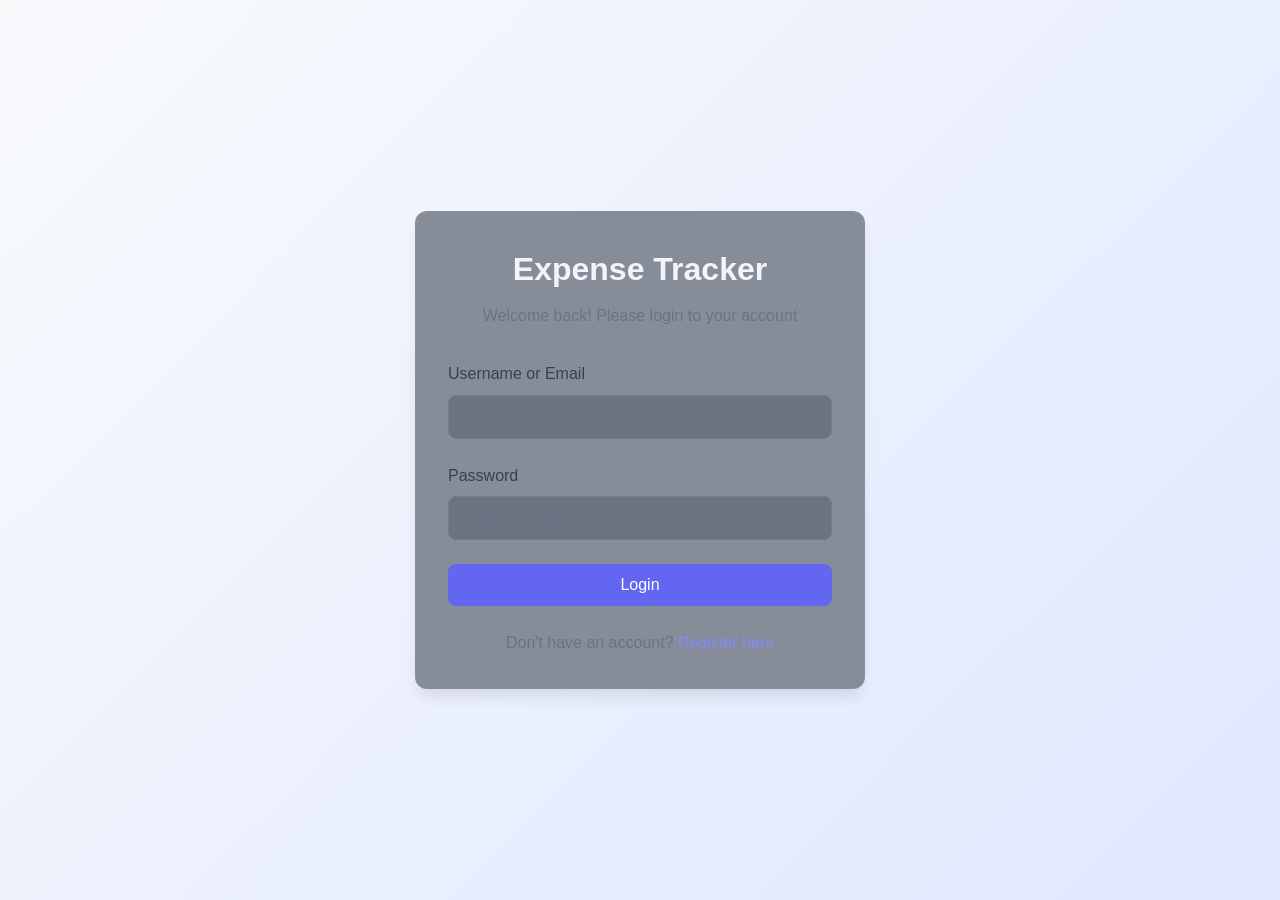
<file: index.html>
<!DOCTYPE html>
<html lang="en">

<head>
    <meta charset="UTF-8">
    <meta name="viewport" content="width=device-width, initial-scale=1.0">
    <title>Expense Tracker</title>
    <meta http-equiv="refresh" content="0; url=frontend/login.html">
    <style>
        body {
            font-family: 'Inter', sans-serif;
            background: linear-gradient(135deg, #0F172A 0%, #1E293B 100%);
            color: white;
            display: flex;
            align-items: center;
            justify-content: center;
            height: 100vh;
            margin: 0;
            text-align: center;
        }

        .message {
            font-size: 1.5rem;
        }

        a {
            color: #6366F1;
            text-decoration: none;
        }
    </style>
</head>

<body>
    <div class="message">
        <h1>Expense Tracker</h1>
        <p>Redirecting to login page...</p>
        <p>If not redirected, <a href="frontend/login.html">click here</a></p>
    </div>
</body>

</html>
</file>
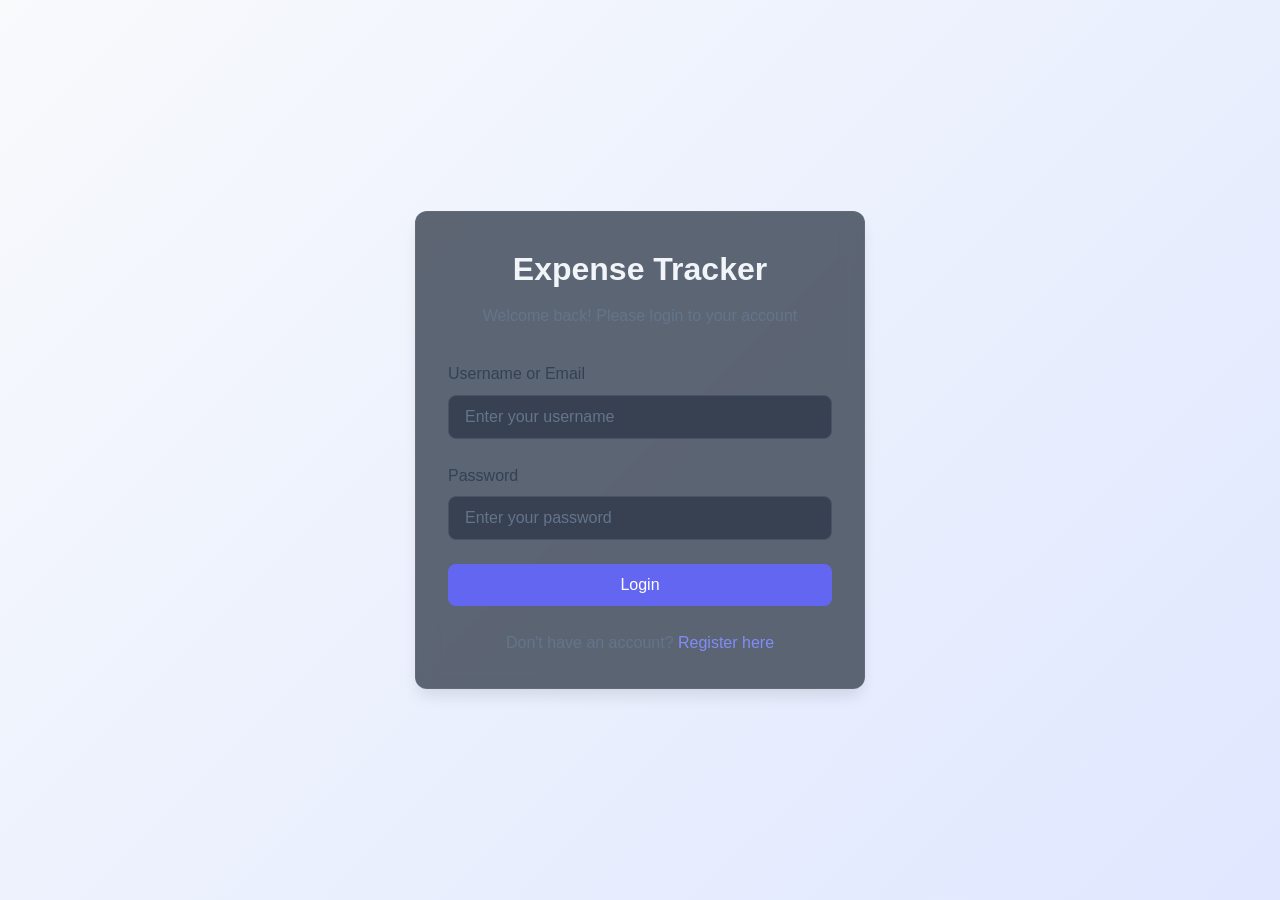
<file: frontend/add-expense.html>
<!DOCTYPE html>
<html lang="en">

<head>
    <meta charset="UTF-8">
    <meta name="viewport" content="width=device-width, initial-scale=1.0">
    <title>Add Expense - Expense Tracker</title>
    <link rel="preconnect" href="https://fonts.googleapis.com">
    <link href="https://fonts.googleapis.com/css2?family=Inter:wght@300;400;500;600;700&display=swap" rel="stylesheet">
    <link rel="stylesheet" href="css/styles.css">
</head>

<body>
    <!-- Navbar -->
    <nav class="navbar">
        <div class="container navbar-container">
            <a href="dashboard.html" class="navbar-brand">Expense Tracker</a>
            <ul class="navbar-nav">
                <li><a href="dashboard.html" class="nav-link">Dashboard</a></li>
                <li><a href="expenses.html" class="nav-link">Expenses</a></li>
                <li><a href="monthly-report.html" class="nav-link">Reports</a></li>
                <li><a href="profile.html" class="nav-link">Profile</a></li>
                <li>
                    <div id="themeToggle" class="theme-toggle">
                        <div class="theme-toggle-slider"></div>
                    </div>
                </li>
                <li><button id="logoutBtn" class="btn btn-secondary btn-sm">Logout</button></li>
            </ul>
        </div>
    </nav>

    <!-- Main Content -->
    <div class="container" style="padding-top: 2rem; padding-bottom: 2rem; max-width: 800px;">
        <div class="card">
            <div class="card-header">
                <h2 class="card-title">Add New Expense</h2>
                <p class="text-muted">Fill in the details of your expense</p>
            </div>

            <div class="card-body">
                <form id="expenseForm">
                    <div class="form-group">
                        <label class="form-label" for="amount">Amount (Rs.)</label>
                        <input type="number" id="amount" class="form-control" placeholder="0.00" step="0.01" min="0"
                            required>
                    </div>

                    <div class="form-group">
                        <label class="form-label" for="category">Category</label>
                        <select id="category" class="form-control" required>
                            <option value="">Select a category...</option>
                        </select>
                    </div>

                    <div class="form-group">
                        <label class="form-label" for="date">Date</label>
                        <input type="date" id="date" class="form-control" required>
                    </div>

                    <div class="form-group">
                        <label class="form-label" for="notes">Notes</label>
                        <textarea id="notes" class="form-control" placeholder="Add any notes (optional)"
                            rows="4"></textarea>
                    </div>

                    <div class="form-group">
                        <label class="form-label">Receipt Images (optional)</label>
                        <div class="file-input-wrapper">
                            <input type="file" id="images" class="file-input" accept="image/*" multiple>
                            <label for="images" class="file-label">
                                Click to upload images (max 5MB each)
                            </label>
                        </div>
                        <div id="imagePreview" class="image-preview"></div>
                    </div>

                    <div style="display: flex; gap: 1rem; margin-top: 2rem;">
                        <button type="submit" class="btn btn-primary btn-block">
                            <span id="submitText">Add Expense</span>
                            <span id="submitSpinner" class="hidden">
                                <div class="spinner spinner-sm" style="display: inline-block;"></div>
                            </span>
                        </button>
                        <a href="expenses.html" class="btn btn-secondary">Cancel</a>
                    </div>
                </form>
            </div>
        </div>
    </div>

    <div class="toast-container" id="toastContainer"></div>

    <script src="js/utils.js"></script>
    <script src="js/expense-form.js"></script>
</body>

</html>
</file>
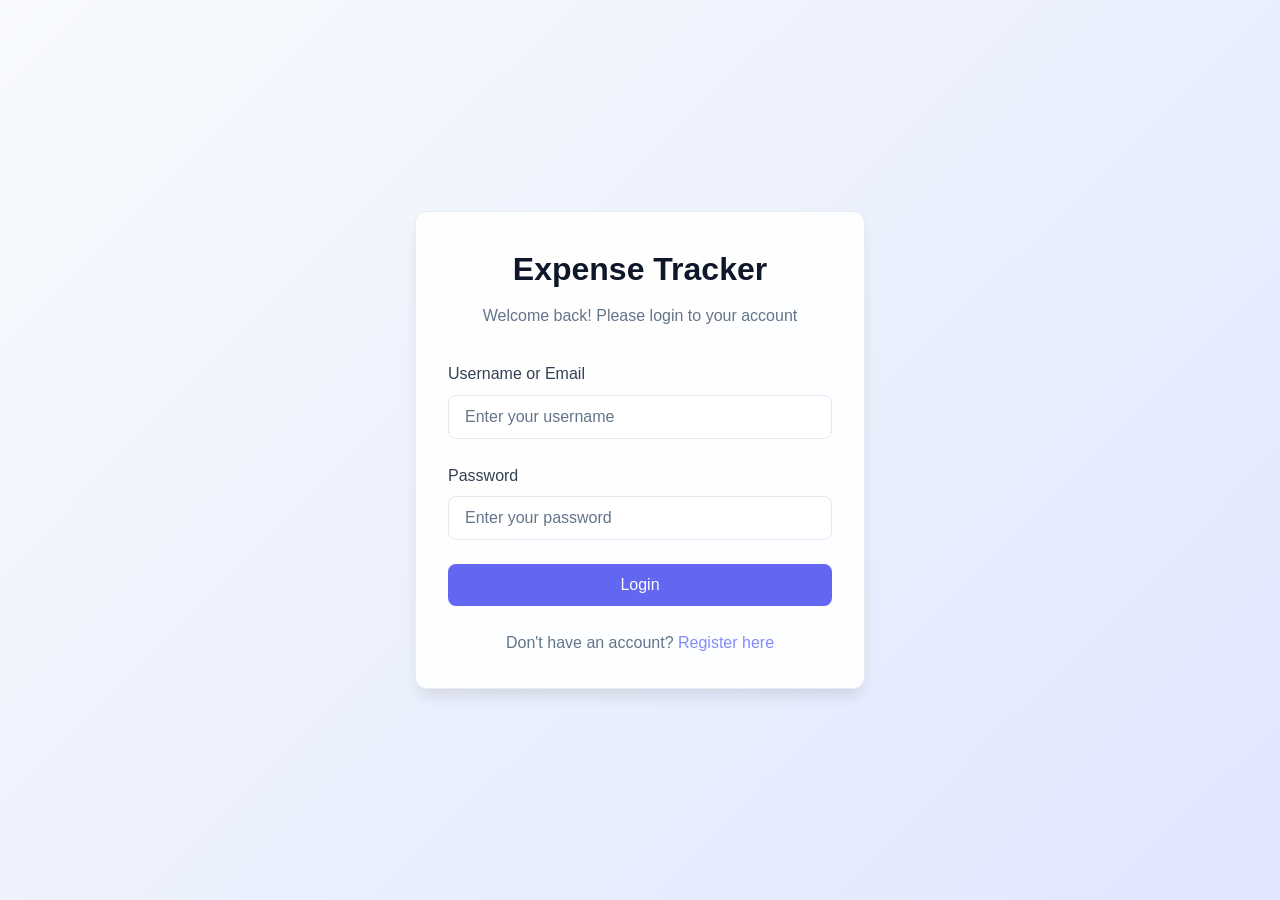
<file: frontend/edit-expense.html>
<!DOCTYPE html>
<html lang="en">

<head>
    <meta charset="UTF-8">
    <meta name="viewport" content="width=device-width, initial-scale=1.0">
    <title>Edit Expense - Expense Tracker</title>
    <link rel="preconnect" href="https://fonts.googleapis.com">
    <link href="https://fonts.googleapis.com/css2?family=Inter:wght@300;400;500;600;700&display=swap" rel="stylesheet">
    <link rel="stylesheet" href="css/styles.css">
</head>

<body>
    <!-- Navbar -->
    <nav class="navbar">
        <div class="container navbar-container">
            <a href="dashboard.html" class="navbar-brand">Expense Tracker</a>
            <ul class="navbar-nav">
                <li><a href="dashboard.html" class="nav-link">Dashboard</a></li>
                <li><a href="expenses.html" class="nav-link">Expenses</a></li>
                <li><a href="monthly-report.html" class="nav-link">Reports</a></li>
                <li><a href="profile.html" class="nav-link">Profile</a></li>
                <li>
                    <div id="themeToggle" class="theme-toggle">
                        <div class="theme-toggle-slider"></div>
                    </div>
                </li>
                <li><button id="logoutBtn" class="btn btn-secondary btn-sm">Logout</button></li>
            </ul>
        </div>
    </nav>

    <!-- Main Content -->
    <div class="container" style="padding-top: 2rem; padding-bottom: 2rem; max-width: 800px;">
        <div class="card">
            <div class="card-header">
                <h2 class="card-title">Edit Expense</h2>
                <p class="text-muted">Update expense details</p>
            </div>

            <div class="card-body" id="formContainer">
                <div class="text-center" id="loader">
                    <div class="spinner" style="margin: 2rem auto;"></div>
                    <p class="text-muted">Loading expense...</p>
                </div>

                <form id="editExpenseForm" class="hidden">
                    <div class="form-group">
                        <label class="form-label" for="amount">Amount (Rs.)</label>
                        <input type="number" id="amount" class="form-control" placeholder="0.00" step="0.01" min="0"
                            required>
                    </div>

                    <div class="form-group">
                        <label class="form-label" for="category">Category</label>
                        <select id="category" class="form-control" required>
                            <option value="">Select a category...</option>
                        </select>
                    </div>

                    <div class="form-group">
                        <label class="form-label" for="date">Date</label>
                        <input type="date" id="date" class="form-control" required>
                    </div>

                    <div class="form-group">
                        <label class="form-label" for="notes">Notes</label>
                        <textarea id="notes" class="form-control" placeholder="Add any notes (optional)"
                            rows="4"></textarea>
                    </div>

                    <!-- Existing Images -->
                    <div class="form-group">
                        <label class="form-label">Existing Images</label>
                        <div id="existingImages" class="image-preview"></div>
                    </div>

                    <!-- New Images -->
                    <div class="form-group">
                        <label class="form-label">Add More Images (optional)</label>
                        <div class="file-input-wrapper">
                            <input type="file" id="newImages" class="file-input" accept="image/*" multiple>
                            <label for="newImages" class="file-label">
                                Click to upload additional images
                            </label>
                        </div>
                        <div id="newImagePreview" class="image-preview"></div>
                    </div>

                    <div style="display: flex; gap: 1rem; margin-top: 2rem;">
                        <button type="submit" class="btn btn-primary btn-block">
                            <span id="submitText">Update Expense</span>
                            <span id="submitSpinner" class="hidden">
                                <div class="spinner spinner-sm" style="display: inline-block;"></div>
                            </span>
                        </button>
                        <a href="expenses.html" class="btn btn-secondary">Cancel</a>
                    </div>
                </form>
            </div>
        </div>
    </div>

    <div class="toast-container" id="toastContainer"></div>

    <script src="js/utils.js"></script>
    <script src="js/expense-form.js"></script>
</body>

</html>
</file>
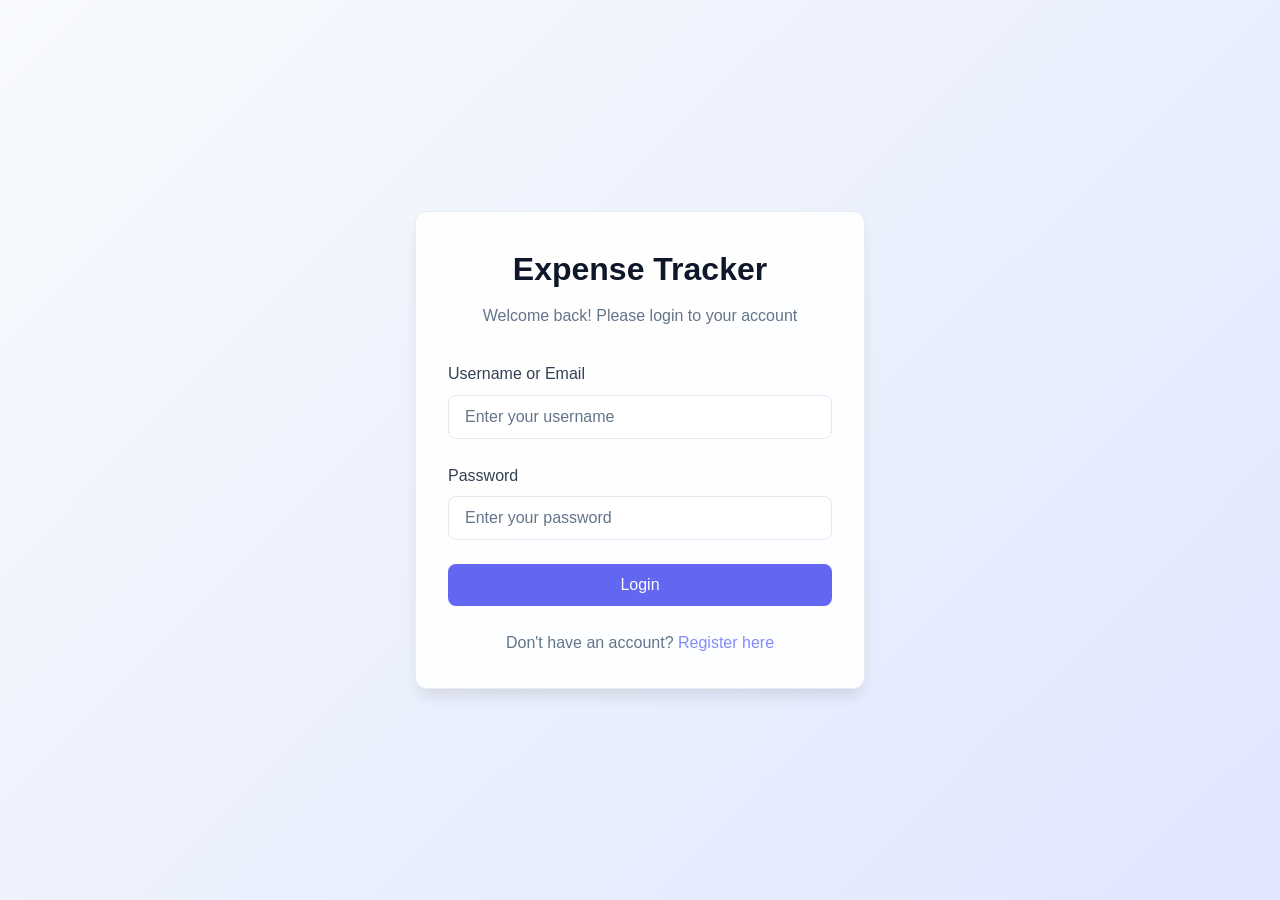
<file: frontend/expenses.html>
<!DOCTYPE html>
<html lang="en">

<head>
    <meta charset="UTF-8">
    <meta name="viewport" content="width=device-width, initial-scale=1.0">
    <title>Expenses - Expense Tracker</title>
    <link rel="preconnect" href="https://fonts.googleapis.com">
    <link href="https://fonts.googleapis.com/css2?family=Inter:wght@300;400;500;600;700&display=swap" rel="stylesheet">
    <link rel="stylesheet" href="css/styles.css">
</head>

<body>
    <!-- Navbar -->
    <nav class="navbar">
        <div class="container navbar-container">
            <a href="dashboard.html" class="navbar-brand">Expense Tracker</a>
            <ul class="navbar-nav">
                <li><a href="dashboard.html" class="nav-link">Dashboard</a></li>
                <li><a href="expenses.html" class="nav-link active">Expenses</a></li>
                <li><a href="monthly-report.html" class="nav-link">Reports</a></li>
                <li><a href="profile.html" class="nav-link">Profile</a></li>
                <li>
                    <div id="themeToggle" class="theme-toggle">
                        <div class="theme-toggle-slider"></div>
                    </div>
                </li>
                <li><button id="logoutBtn" class="btn btn-secondary btn-sm">Logout</button></li>
            </ul>
        </div>
    </nav>

    <!-- Main Content -->
    <div class="container" style="padding-top: 2rem; padding-bottom: 2rem;">
        <div class="card">
            <div class="card-header d-flex justify-content-between align-items-center">
                <h2 class="card-title">All Expenses</h2>
                <a href="add-expense.html" class="btn btn-primary">+ Add Expense</a>
            </div>

            <div class="card-body">

                <!-- Filters -->
                <div class="grid grid-cols-4 mb-3">
                    <input type="text" id="searchInput" class="form-control" placeholder="Search by notes or amount...">

                    <select id="categoryFilter" class="form-control">
                        <option value="">All Categories</option>
                    </select>

                    <input type="date" id="startDate" class="form-control">
                    <input type="date" id="endDate" class="form-control">
                </div>

                <div class="d-flex justify-content-between align-items-center mb-3">
                    <div>
                        <label class="form-label" style="display: inline-block; margin-right: 1rem;">Sort by:</label>
                        <select id="sortBy" class="form-control" style="display: inline-block; width: auto;">
                            <option value="date">Date</option>
                            <option value="amount">Amount</option>
                            <option value="category_name">Category</option>
                        </select>
                        <select id="sortOrder" class="form-control"
                            style="display: inline-block; width: auto; margin-left: 0.5rem;">
                            <option value="DESC">Descending</option>
                            <option value="ASC">Ascending</option>
                        </select>
                    </div>

                    <button id="toggleView" class="btn btn-secondary btn-sm">📋 Switch to Cards</button>
                </div>

                <!-- Table View -->
                <div id="tableView">
                    <div class="table-wrapper">
                        <table class="table">
                            <thead>
                                <tr>
                                    <th>Date</th>
                                    <th>Category</th>
                                    <th>Amount</th>
                                    <th>Notes</th>
                                    <th>Images</th>
                                    <th>Actions</th>
                                </tr>
                            </thead>
                            <tbody id="expensesTableBody">
                                <tr>
                                    <td colspan="6" class="text-center">
                                        <div class="spinner" style="margin: 2rem auto;"></div>
                                        <p class="text-muted">Loading expenses...</p>
                                    </td>
                                </tr>
                            </tbody>
                        </table>
                    </div>
                </div>

                <!-- Card View  -->
                <div id="cardView" class="hidden">
                    <div class="grid grid-cols-3" id="expensesCardContainer">
                        <div class="text-center">
                            <div class="spinner" style="margin: 2rem auto;"></div>
                            <p class="text-muted">Loading expenses...</p>
                        </div>
                    </div>
                </div>

                <!-- Pagination -->
                <div id="pagination" class="pagination"></div>
            </div>
        </div>
    </div>

    <!-- Delete Confirmation -->
    <div id="deleteModal" class="modal">
        <div class="modal-content">
            <button class="modal-close" onclick="closeDeleteModal()">&times;</button>
            <h3 style="margin-bottom: 1rem;">Confirm Delete</h3>
            <p class="text-muted">Are you sure you want to delete this expense? This action cannot be undone.</p>
            <div style="display: flex; gap: 1rem; margin-top: 1.5rem;">
                <button class="btn btn-secondary" onclick="closeDeleteModal()">Cancel</button>
                <button class="btn btn-danger" id="confirmDeleteBtn">Delete</button>
            </div>
        </div>
    </div>

    <div class="toast-container" id="toastContainer"></div>

    <script src="js/utils.js"></script>
    <script src="js/expenses.js"></script>
</body>

</html>
</file>
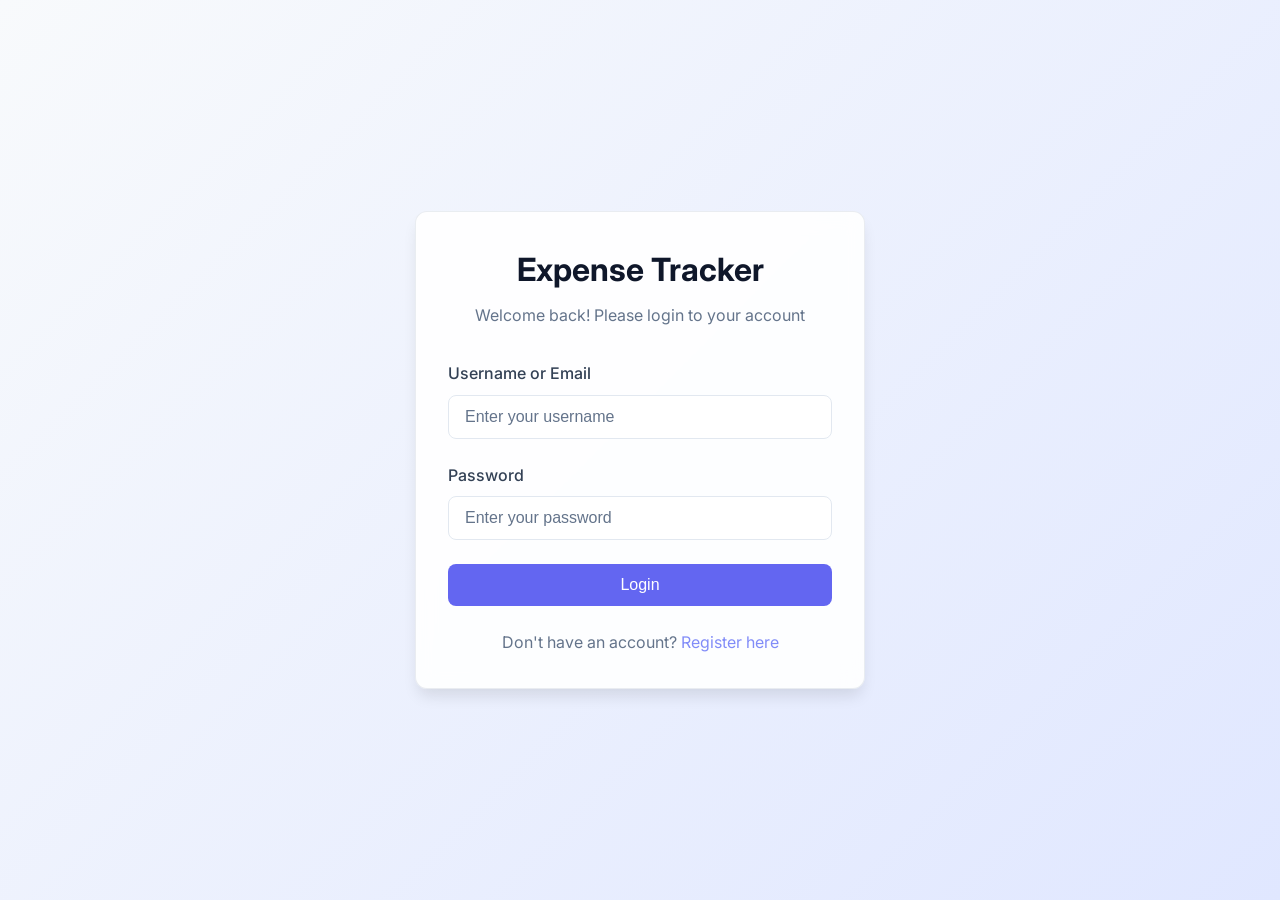
<file: frontend/login.html>
<!DOCTYPE html>
<html lang="en">

<head>
    <meta charset="UTF-8">
    <meta name="viewport" content="width=device-width, initial-scale=1.0">
    <title>Login - Expense Tracker</title>
    <link rel="preconnect" href="https://fonts.googleapis.com">
    <link href="https://fonts.googleapis.com/css2?family=Inter:wght@300;400;500;600;700&display=swap" rel="stylesheet">
    <link rel="stylesheet" href="css/styles.css">
</head>

<body>
    <div class="auth-container">
        <div class="auth-card card">
            <div class="auth-header">
                <h1>Expense Tracker</h1>
                <p>Welcome back! Please login to your account</p>
            </div>

            <form id="loginForm">
                <div class="form-group">
                    <label class="form-label" for="username">Username or Email</label>
                    <input type="text" id="username" class="form-control" placeholder="Enter your username" required>
                </div>

                <div class="form-group">
                    <label class="form-label" for="password">Password</label>
                    <input type="password" id="password" class="form-control" placeholder="Enter your password"
                        required>
                </div>

                <button type="submit" class="btn btn-primary btn-block">
                    <span id="loginBtnText">Login</span>
                    <span id="loginSpinner" class="hidden">
                        <div class="spinner spinner-sm" style="display: inline-block;"></div>
                    </span>
                </button>
            </form>

            <div style="text-align: center; margin-top: 1.5rem;">
                <p class="text-muted">
                    Don't have an account?
                    <a href="register.html" style="color: var(--primary-light); text-decoration: none;">Register
                        here</a>
                </p>
            </div>
        </div>
    </div>

    <div class="toast-container" id="toastContainer"></div>

    <script src="js/utils.js"></script>
    <script src="js/auth.js"></script>
</body>

</html>
</file>
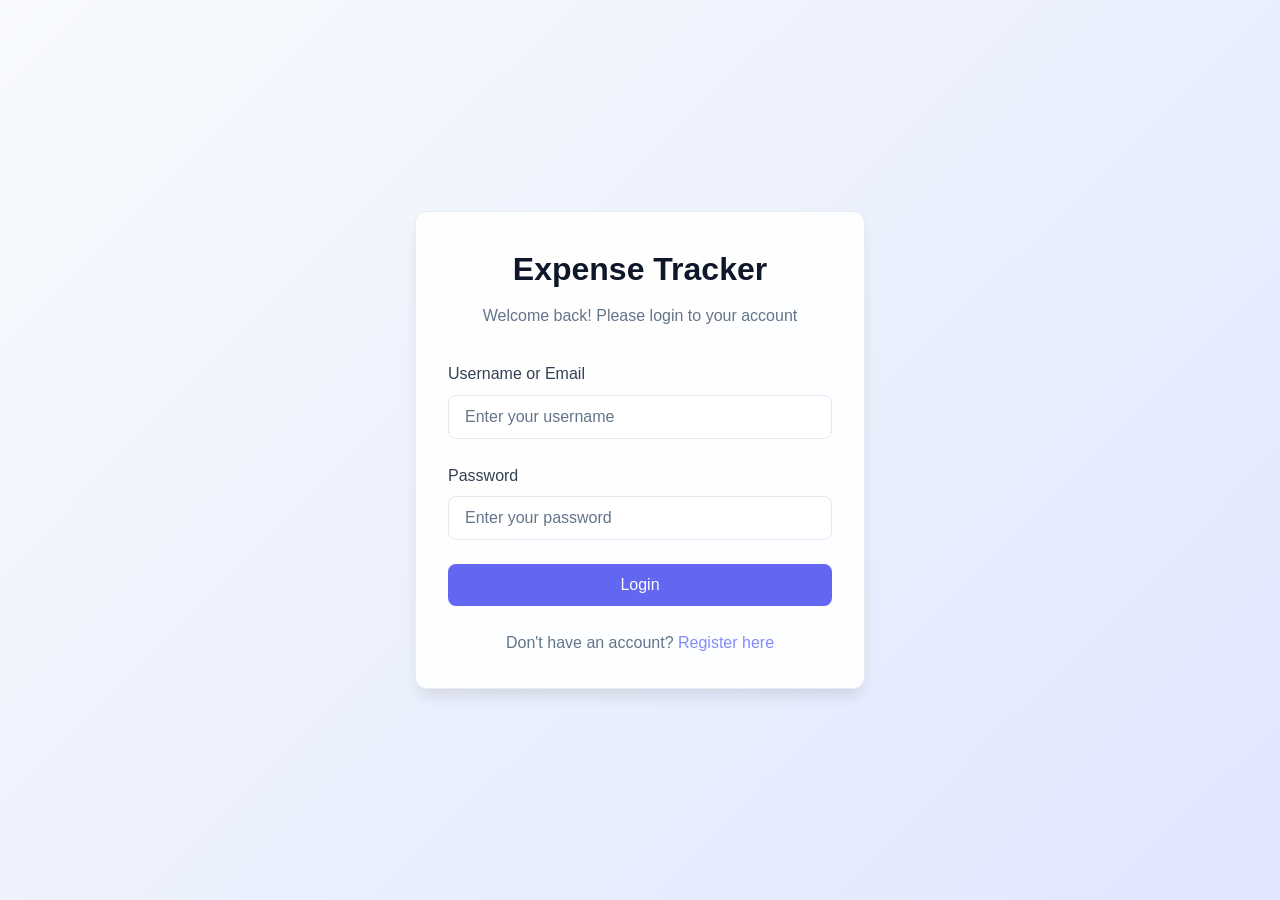
<file: frontend/profile.html>
<!DOCTYPE html>
<html lang="en">

<head>
    <meta charset="UTF-8">
    <meta name="viewport" content="width=device-width, initial-scale=1.0">
    <title>My Profile - Expense Tracker</title>
    <link rel="preconnect" href="https://fonts.googleapis.com">
    <link href="https://fonts.googleapis.com/css2?family=Inter:wght@300;400;500;600;700&display=swap" rel="stylesheet">
    <link rel="stylesheet" href="css/styles.css">
</head>

<body>
    <!-- Navbar -->
    <nav class="navbar">
        <div class="container navbar-container">
            <a href="dashboard.html" class="navbar-brand">Expense Tracker</a>
            <ul class="navbar-nav">
                <li><a href="dashboard.html" class="nav-link">Dashboard</a></li>
                <li><a href="expenses.html" class="nav-link">Expenses</a></li>
                <li><a href="monthly-report.html" class="nav-link">Reports</a></li>
                <li><a href="profile.html" class="nav-link active">Profile</a></li>
                <li>
                    <div id="themeToggle" class="theme-toggle">
                        <div class="theme-toggle-slider"></div>
                    </div>
                </li>
                <li><button id="logoutBtn" class="btn btn-secondary btn-sm">Logout</button></li>
            </ul>
        </div>
    </nav>

    <!-- Main Content -->
    <div class="container" style="padding-top: 2rem; padding-bottom: 2rem; max-width: 700px;">
        <!-- Unified Profile Form -->
        <div class="card">
            <div class="card-header">
                <h2 class="card-title">My Profile</h2>
                <p class="text-muted">Manage your profile information and security settings</p>
            </div>
            <div class="card-body">

                <!-- Profile Picture Section -->
                <div
                    style="text-align: center; margin-bottom: 2rem; padding-bottom: 2rem; border-bottom: 1px solid var(--card-border);">
                    <div style="position: relative; display: inline-block;">
                        <img id="profilePicture" src="../uploads/profiles/default-avatar.jpeg" alt="Profile"
                            style="width: 120px; height: 120px; border-radius: 50%; border: 4px solid var(--primary); object-fit: cover;">
                        <label for="profilePictureInput"
                            style="position: absolute; bottom: 0; right: 0; background: var(--primary); color: white; width: 36px; height: 36px; border-radius: 50%; display: flex; align-items: center; justify-content: center; cursor: pointer; font-size: 1.25rem;">
                            +
                        </label>
                        <input type="file" id="profilePictureInput" accept="image/*" style="display: none;">
                    </div>
                    <p class="text-muted" style="margin-top: 0.5rem; font-size: 0.875rem;">Upload new profile picture
                    </p>
                </div>

                <!-- Profile Information Form -->
                <form id="profileForm">
                    <h3 style="font-size: 1.125rem; font-weight: 600; margin-bottom: 1rem; color: var(--text-primary);">
                        Personal Information</h3>

                    <div class="form-group">
                        <label class="form-label" for="username">Username</label>
                        <input type="text" id="username" class="form-control" required>
                    </div>

                    <div class="form-group">
                        <label class="form-label" for="email">Email Address</label>
                        <input type="email" id="email" class="form-control" required>
                    </div>

                    <div style="border-top: 1px solid var(--card-border); margin: 2rem 0; padding-top: 2rem;">
                        <h3
                            style="font-size: 1.125rem; font-weight: 600; margin-bottom: 1rem; color: var(--text-primary);">
                            Change Password</h3>
                        <p class="text-muted" style="font-size: 0.875rem; margin-bottom: 1.5rem;">Leave password fields
                            empty if you don't want to change your password</p>
                    </div>

                    <div class="form-group password-toggle">
                        <label class="form-label" for="currentPassword">Current Password</label>
                        <input type="password" id="currentPassword" class="form-control"
                            placeholder="Enter current password" style="padding-right: 2.5rem;">
                        <span class="password-toggle-icon" onclick="togglePasswordVisibility('currentPassword', this)">
                            <svg xmlns="http://www.w3.org/2000/svg" viewBox="0 0 24 24" fill="currentColor">
                                <path d="M12 15a3 3 0 1 0 0-6 3 3 0 0 0 0 6Z" />
                                <path fill-rule="evenodd"
                                    d="M1.323 11.447C2.811 6.976 7.028 3.75 12.001 3.75c4.97 0 9.185 3.223 10.675 7.69.12.362.12.752 0 1.113-1.487 4.471-5.705 7.697-10.677 7.697-4.97 0-9.186-3.223-10.675-7.69a1.762 1.762 0 0 1 0-1.113ZM17.25 12a5.25 5.25 0 1 1-10.5 0 5.25 5.25 0 0 1 10.5 0Z"
                                    clip-rule="evenodd" />
                            </svg>
                        </span>
                    </div>

                    <div class="form-group password-toggle">
                        <label class="form-label" for="newPassword">New Password</label>
                        <input type="password" id="newPassword" class="form-control" minlength="6"
                            placeholder="Enter new password" style="padding-right: 2.5rem;">
                        <span class="password-toggle-icon" onclick="togglePasswordVisibility('newPassword', this)">
                            <svg xmlns="http://www.w3.org/2000/svg" viewBox="0 0 24 24" fill="currentColor">
                                <path d="M12 15a3 3 0 1 0 0-6 3 3 0 0 0 0 6Z" />
                                <path fill-rule="evenodd"
                                    d="M1.323 11.447C2.811 6.976 7.028 3.75 12.001 3.75c4.97 0 9.185 3.223 10.675 7.69.12.362.12.752 0 1.113-1.487 4.471-5.705 7.697-10.677 7.697-4.97 0-9.186-3.223-10.675-7.69a1.762 1.762 0 0 1 0-1.113ZM17.25 12a5.25 5.25 0 1 1-10.5 0 5.25 5.25 0 0 1 10.5 0Z"
                                    clip-rule="evenodd" />
                            </svg>
                        </span>
                        <small class="text-muted">Minimum 6 characters</small>
                    </div>

                    <div class="form-group password-toggle">
                        <label class="form-label" for="confirmNewPassword">Confirm New Password</label>
                        <input type="password" id="confirmNewPassword" class="form-control"
                            placeholder="Confirm new password" style="padding-right: 2.5rem;">
                        <span class="password-toggle-icon"
                            onclick="togglePasswordVisibility('confirmNewPassword', this)">
                            <svg xmlns="http://www.w3.org/2000/svg" viewBox="0 0 24 24" fill="currentColor">
                                <path d="M12 15a3 3 0 1 0 0-6 3 3 0 0 0 0 6Z" />
                                <path fill-rule="evenodd"
                                    d="M1.323 11.447C2.811 6.976 7.028 3.75 12.001 3.75c4.97 0 9.185 3.223 10.675 7.69.12.362.12.752 0 1.113-1.487 4.471-5.705 7.697-10.677 7.697-4.97 0-9.186-3.223-10.675-7.69a1.762 1.762 0 0 1 0-1.113ZM17.25 12a5.25 5.25 0 1 1-10.5 0 5.25 5.25 0 0 1 10.5 0Z"
                                    clip-rule="evenodd" />
                            </svg>
                        </span>
                    </div>

                    <div style="margin-top: 2rem; display: flex; gap: 1rem;">
                        <button type="button" id="saveProfileBtn" class="btn btn-primary" style="flex: 1;">
                            <span id="profileSubmitText">Save Changes</span>
                            <span id="profileSpinner" class="hidden">
                                <div class="spinner spinner-sm" style="display: inline-block;"></div>
                            </span>
                        </button>
                        <button type="button" id="changePasswordBtn" class="btn btn-secondary" style="flex: 1;">
                            <span id="passwordSubmitText">Change Password</span>
                            <span id="passwordSpinner" class="hidden">
                                <div class="spinner spinner-sm" style="display: inline-block;"></div>
                            </span>
                        </button>
                    </div>
                </form>
            </div>
        </div>
    </div>

    <div class="toast-container" id="toastContainer"></div>

    <script src="js/utils.js"></script>
    <script src="js/profile.js"></script>
</body>

</html>
</file>
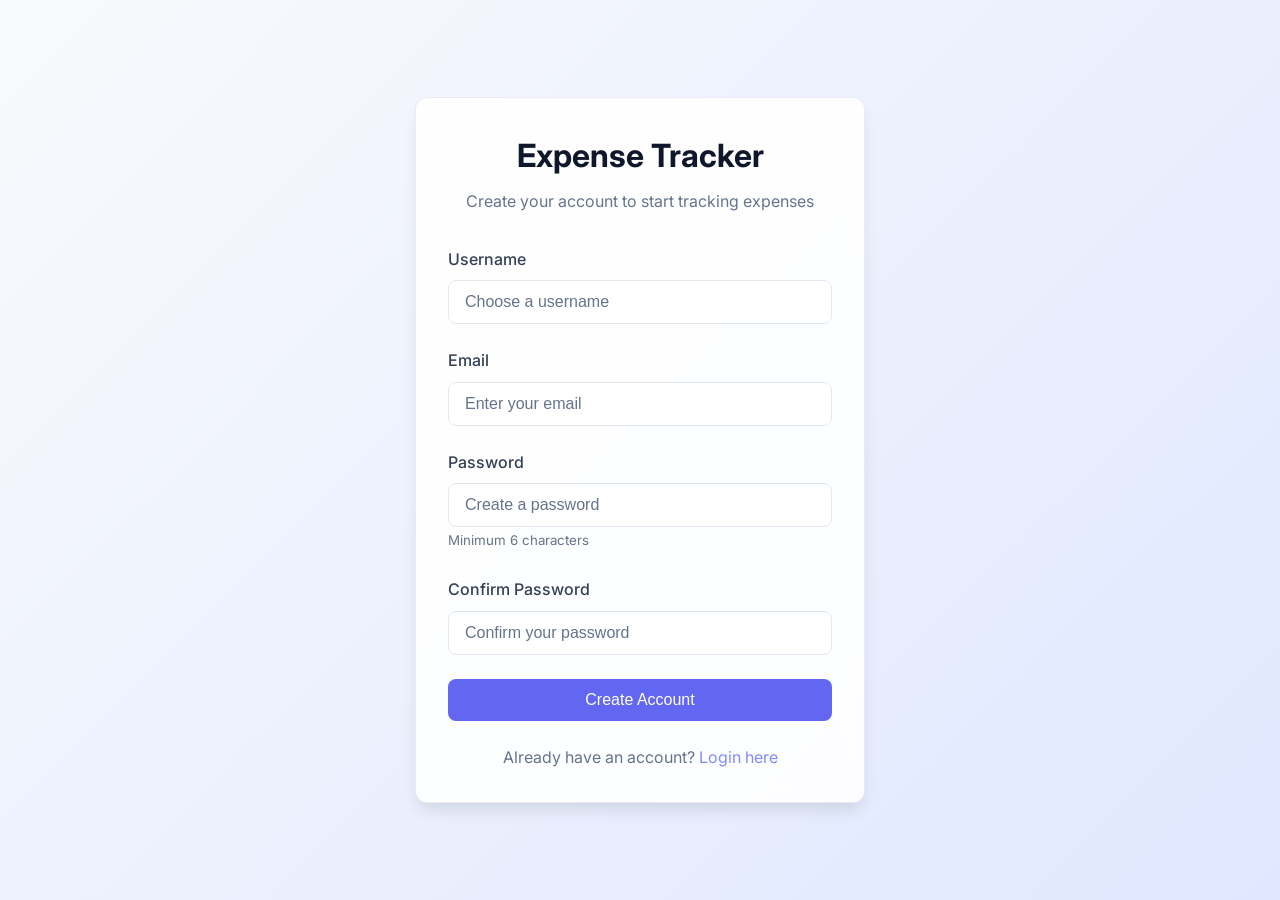
<file: frontend/register.html>
<!DOCTYPE html>
<html lang="en">

<head>
    <meta charset="UTF-8">
    <meta name="viewport" content="width=device-width, initial-scale=1.0">
    <title>Register - Expense Tracker</title>
    <link rel="preconnect" href="https://fonts.googleapis.com">
    <link href="https://fonts.googleapis.com/css2?family=Inter:wght@300;400;500;600;700&display=swap" rel="stylesheet">
    <link rel="stylesheet" href="css/styles.css">
</head>

<body>
    <div class="auth-container">
        <div class="auth-card card">
            <div class="auth-header">
                <h1>Expense Tracker</h1>
                <p>Create your account to start tracking expenses</p>
            </div>

            <form id="registerForm">
                <div class="form-group">
                    <label class="form-label" for="username">Username</label>
                    <input type="text" id="username" class="form-control" placeholder="Choose a username" required
                        minlength="3">
                </div>

                <div class="form-group">
                    <label class="form-label" for="email">Email</label>
                    <input type="email" id="email" class="form-control" placeholder="Enter your email" required>
                </div>

                <div class="form-group">
                    <label class="form-label" for="password">Password</label>
                    <input type="password" id="password" class="form-control" placeholder="Create a password" required
                        minlength="6">
                    <small class="text-muted">Minimum 6 characters</small>
                </div>

                <div class="form-group">
                    <label class="form-label" for="confirmPassword">Confirm Password</label>
                    <input type="password" id="confirmPassword" class="form-control" placeholder="Confirm your password"
                        required>
                </div>

                <button type="submit" class="btn btn-primary btn-block">
                    <span id="registerBtnText">Create Account</span>
                    <span id="registerSpinner" class="hidden">
                        <div class="spinner spinner-sm" style="display: inline-block;"></div>
                    </span>
                </button>
            </form>

            <div style="text-align: center; margin-top: 1.5rem;">
                <p class="text-muted">
                    Already have an account?
                    <a href="login.html" style="color: var(--primary-light); text-decoration: none;">Login here</a>
                </p>
            </div>
        </div>
    </div>

    <div class="toast-container" id="toastContainer"></div>

    <script src="js/utils.js"></script>
    <script src="js/auth.js"></script>
</body>

</html>
</file>
<file: frontend/css/styles.css>
:root {
    /* Primary Colors */
    --primary: #6366F1;
    --primary-dark: #4F46E5;
    --primary-light: #818CF8;

    /* Status Colors */
    --success: #10B981;
    --danger: #EF4444;
    --warning: #F59E0B;
    --info: #3B82F6;

    /* Neutral Colors - Dark Mode */
    --bg-primary: #0F172A;
    --bg-secondary: #1E293B;
    --bg-tertiary: #334155;
    --text-primary: #F1F5F9;
    --text-secondary: #CBD5E1;
    --text-muted: #94A3B8;

    /* Card & Border */
    --card-bg: rgba(30, 41, 59, 0.8);
    --card-border: rgba(148, 163, 184, 0.1);
    --border-color: #334155;

    /* Spacing */
    --spacing-xs: 0.25rem;
    --spacing-sm: 0.5rem;
    --spacing-md: 1rem;
    --spacing-lg: 1.5rem;
    --spacing-xl: 2rem;
    --spacing-2xl: 3rem;

    /* Border Radius */
    --radius-sm: 0.375rem;
    --radius-md: 0.5rem;
    --radius-lg: 0.75rem;
    --radius-xl: 1rem;

    /* Shadows */
    --shadow-sm: 0 1px 2px 0 rgba(0, 0, 0, 0.05);
    --shadow-md: 0 4px 6px -1px rgba(0, 0, 0, 0.1);
    --shadow-lg: 0 10px 15px -3px rgba(0, 0, 0, 0.1);
    --shadow-xl: 0 20px 25px -5px rgba(0, 0, 0, 0.1);

    /* Transitions */
    --transition: all 0.3s ease;
}

/* Light Mode Theme */
[data-theme="light"] {
    /* Neutral Colors - Light Mode */
    --bg-primary: #F8FAFC;
    --bg-secondary: #FFFFFF;
    --bg-tertiary: #F1F5F9;
    --text-primary: #0F172A;
    --text-secondary: #334155;
    --text-muted: #64748B;

    /* Card & Border */
    --card-bg: rgba(255, 255, 255, 0.9);
    --card-border: rgba(148, 163, 184, 0.2);
    --border-color: #E2E8F0;

    /* Shadows */
    --shadow-sm: 0 1px 2px 0 rgba(0, 0, 0, 0.05);
    --shadow-md: 0 4px 6px -1px rgba(0, 0, 0, 0.1);
    --shadow-lg: 0 10px 15px -3px rgba(0, 0, 0, 0.1);
    --shadow-xl: 0 20px 25px -5px rgba(0, 0, 0, 0.1);
}

/* Reset & Base Styles */
* {
    margin: 0;
    padding: 0;
    box-sizing: border-box;
}

body {
    font-family: 'Inter', -apple-system, BlinkMacSystemFont, 'Segoe UI', Roboto, sans-serif;
    background: linear-gradient(135deg, #0F172A 0%, #1E293B 100%);
    color: var(--text-primary);
    line-height: 1.6;
    min-height: 100vh;
    transition: background 0.3s ease, color 0.3s ease;
}

[data-theme="light"] body {
    background: linear-gradient(135deg, #F8FAFC 0%, #E0E7FF 100%);
}

/* Container */
.container {
    width: 100%;
    max-width: 1200px;
    margin: 0 auto;
    padding: 0 var(--spacing-md);
}

/* Grid System */
.grid {
    display: grid;
    gap: var(--spacing-lg);
}

.grid-cols-1 {
    grid-template-columns: repeat(1, 1fr);
}

.grid-cols-2 {
    grid-template-columns: repeat(2, 1fr);
}

.grid-cols-3 {
    grid-template-columns: repeat(3, 1fr);
}

.grid-cols-4 {
    grid-template-columns: repeat(4, 1fr);
}

@media (max-width: 768px) {

    .grid-cols-2,
    .grid-cols-3,
    .grid-cols-4 {
        grid-template-columns: 1fr;
    }
}

/* Card Component */
.card {
    background: var(--card-bg);
    backdrop-filter: blur(10px);
    border: 1px solid var(--card-border);
    border-radius: var(--radius-lg);
    padding: var(--spacing-xl);
    box-shadow: var(--shadow-lg);
    transition: var(--transition);
}

.card:hover {
    transform: translateY(-4px);
    box-shadow: var(--shadow-xl);
}

.card-header {
    margin-bottom: var(--spacing-lg);
}

.card-title {
    font-size: 1.5rem;
    font-weight: 700;
    color: var(--text-primary);
}

.card-body {
    color: var(--text-secondary);
}

/* Stat Card */
.stat-card {
    background: linear-gradient(135deg, var(--card-bg) 0%, rgba(99, 102, 241, 0.1) 100%);
    padding: var(--spacing-lg);
    border-radius: var(--radius-lg);
    border: 1px solid var(--card-border);
    transition: var(--transition);
}

.stat-card:hover {
    border-color: var(--primary);
    transform: translateY(-2px);
}

.stat-icon {
    font-size: 2rem;
    margin-bottom: var(--spacing-sm);
}

.stat-label {
    font-size: 0.875rem;
    color: var(--text-muted);
    text-transform: uppercase;
    letter-spacing: 0.05em;
}

.stat-value {
    font-size: 2rem;
    font-weight: 700;
    color: var(--text-primary);
    margin-top: var(--spacing-xs);
}

/* Auth Container */
.auth-container {
    min-height: 100vh;
    display: flex;
    align-items: center;
    justify-content: center;
    padding: var(--spacing-lg);
}

.auth-card {
    max-width: 450px;
    width: 100%;
}

.auth-header {
    text-align: center;
    margin-bottom: var(--spacing-xl);
}

.auth-header h1 {
    font-size: 2rem;
    margin-bottom: var(--spacing-sm);
}

.auth-header p {
    color: var(--text-muted);
}

/* Form Styles */
.form-group {
    margin-bottom: var(--spacing-lg);
}

.form-label {
    display: block;
    margin-bottom: var(--spacing-sm);
    font-weight: 500;
    color: var(--text-secondary);
}

.form-control {
    width: 100%;
    padding: 0.75rem var(--spacing-md);
    background: var(--bg-secondary);
    border: 1px solid var(--border-color);
    border-radius: var(--radius-md);
    color: var(--text-primary);
    font-size: 1rem;
    transition: var(--transition);
}

.form-control:focus {
    outline: none;
    border-color: var(--primary);
    box-shadow: 0 0 0 3px rgba(99, 102, 241, 0.1);
}

.form-control::placeholder {
    color: var(--text-muted);
}

.form-control.error {
    border-color: var(--danger);
}

.error-message {
    color: var(--danger);
    font-size: 0.875rem;
    margin-top: var(--spacing-xs);
}

/* Select Dropdown */
select.form-control {
    cursor: pointer;
    appearance: none;
    background-image: url("data:image/svg+xml,%3Csvg xmlns='http://www.w3.org/2000/svg' fill='none' viewBox='0 0 24 24' stroke='%23CBD5E1'%3E%3Cpath stroke-linecap='round' stroke-linejoin='round' stroke-width='2' d='M19 9l-7 7-7-7'%3E%3C/path%3E%3C/svg%3E");
    background-repeat: no-repeat;
    background-position: right 0.75rem center;
    background-size: 1.5em 1.5em;
    padding-right: 2.5rem;
}

/* Textarea */
textarea.form-control {
    min-height: 100px;
    resize: vertical;
}

/* File Input */
.file-input-wrapper {
    position: relative;
}

.file-input {
    display: none;
}

.file-label {
    display: inline-block;
    padding: 0.75rem var(--spacing-lg);
    background: var(--bg-secondary);
    border: 2px dashed var(--border-color);
    border-radius: var(--radius-md);
    cursor: pointer;
    transition: var(--transition);
    text-align: center;
    width: 100%;
}

.file-label:hover {
    border-color: var(--primary);
    background: var(--bg-tertiary);
}

/* Image Preview */
.image-preview {
    display: flex;
    flex-wrap: wrap;
    gap: var(--spacing-md);
    margin-top: var(--spacing-md);
}

.preview-item {
    position: relative;
    width: 100px;
    height: 100px;
    border-radius: var(--radius-md);
    overflow: hidden;
}

.preview-item img {
    width: 100%;
    height: 100%;
    object-fit: cover;
}

.preview-remove {
    position: absolute;
    top: 4px;
    right: 4px;
    background: var(--danger);
    color: white;
    border: none;
    border-radius: 50%;
    width: 24px;
    height: 24px;
    cursor: pointer;
    display: flex;
    align-items: center;
    justify-content: center;
    font-size: 0.875rem;
    transition: var(--transition);
}

.preview-remove:hover {
    background: #DC2626;
}

/* Button Styles */
.btn {
    display: inline-block;
    padding: 0.75rem var(--spacing-xl);
    font-size: 1rem;
    font-weight: 500;
    text-align: center;
    text-decoration: none;
    border: none;
    border-radius: var(--radius-md);
    cursor: pointer;
    transition: var(--transition);
    white-space: nowrap;
}

.btn-primary {
    background: var(--primary);
    color: white;
}

.btn-primary:hover {
    background: var(--primary-dark);
    transform: translateY(-2px);
    box-shadow: var(--shadow-lg);
}

.btn-secondary {
    background: var(--bg-tertiary);
    color: var(--text-primary);
}

.btn-secondary:hover {
    background: var(--border-color);
}

.btn-danger {
    background: var(--danger);
    color: white;
}

.btn-danger:hover {
    background: #DC2626;
}

.btn-success {
    background: var(--success);
    color: white;
}

.btn-success:hover {
    background: #059669;
}

.btn-block {
    width: 100%;
}

.btn-sm {
    padding: 0.5rem var(--spacing-md);
    font-size: 0.875rem;
}

.btn-icon {
    display: inline-flex;
    align-items: center;
    gap: var(--spacing-sm);
}

/* Badge Component */
.badge {
    display: inline-block;
    padding: 0.25rem 0.75rem;
    font-size: 0.75rem;
    font-weight: 600;
    border-radius: var(--radius-sm);
    text-transform: uppercase;
    letter-spacing: 0.05em;
}

.badge-primary {
    background: rgba(99, 102, 241, 0.2);
    color: var(--primary-light);
}

.badge-success {
    background: rgba(16, 185, 129, 0.2);
    color: #34D399;
}

.badge-danger {
    background: rgba(239, 68, 68, 0.2);
    color: #F87171;
}

.badge-warning {
    background: rgba(245, 158, 11, 0.2);
    color: #FBBF24;
}

.badge-info {
    background: rgba(59, 130, 246, 0.2);
    color: #60A5FA;
}

/* Table Styles */
.table-wrapper {
    overflow-x: auto;
    border-radius: var(--radius-lg);
    background: var(--card-bg);
}

.table {
    width: 100%;
    border-collapse: collapse;
}

.table thead {
    background: var(--bg-tertiary);
}

.table th {
    padding: var(--spacing-md);
    text-align: left;
    font-weight: 600;
    color: var(--text-secondary);
    text-transform: uppercase;
    font-size: 0.75rem;
    letter-spacing: 0.05em;
    border-bottom: 1px solid var(--border-color);
}

.table td {
    padding: var(--spacing-md);
    border-bottom: 1px solid var(--card-border);
}

.table tbody tr {
    transition: var(--transition);
}

.table tbody tr:hover {
    background: rgba(99, 102, 241, 0.05);
}

/* Responsive Table */
@media (max-width: 768px) {
    .table {
        display: block;
    }

    .table thead {
        display: none;
    }

    .table tbody {
        display: block;
    }

    .table tr {
        display: block;
        margin-bottom: var(--spacing-md);
        background: var(--card-bg);
        border-radius: var(--radius-md);
        padding: var(--spacing-md);
    }

    .table td {
        display: flex;
        justify-content: space-between;
        padding: var(--spacing-sm) 0;
        border: none;
    }

    .table td::before {
        content: attr(data-label);
        font-weight: 600;
        color: var(--text-muted);
    }
}

/* Modal */
.modal {
    display: none;
    position: fixed;
    top: 0;
    left: 0;
    width: 100%;
    height: 100%;
    background: rgba(15, 23, 42, 0.8);
    backdrop-filter: blur(4px);
    z-index: 1000;
    align-items: center;
    justify-content: center;
    padding: var(--spacing-lg);
}

.modal.active {
    display: flex;
}

.modal-content {
    background: var(--bg-secondary);
    border-radius: var(--radius-xl);
    max-width: 600px;
    width: 100%;
    max-height: 90vh;
    overflow-y: auto;
    padding: var(--spacing-xl);
    position: relative;
    animation: modalSlideIn 0.3s ease;
}

@keyframes modalSlideIn {
    from {
        opacity: 0;
        transform: translateY(-50px);
    }

    to {
        opacity: 1;
        transform: translateY(0);
    }
}

.modal-close {
    position: absolute;
    top: var(--spacing-md);
    right: var(--spacing-md);
    background: none;
    border: none;
    color: var(--text-muted);
    font-size: 1.5rem;
    cursor: pointer;
    transition: var(--transition);
}

.modal-close:hover {
    color: var(--text-primary);
}

/* Toast Notification */
.toast-container {
    position: fixed;
    top: var(--spacing-lg);
    right: var(--spacing-lg);
    z-index: 9999;
    display: flex;
    flex-direction: column;
    gap: var(--spacing-md);
}

.toast {
    min-width: 300px;
    padding: var(--spacing-md) var(--spacing-lg);
    background: var(--card-bg);
    border-left: 4px solid var(--primary);
    border-radius: var(--radius-md);
    box-shadow: var(--shadow-xl);
    display: flex;
    align-items: center;
    gap: var(--spacing-md);
    animation: toastSlideIn 0.3s ease;
}

@keyframes toastSlideIn {
    from {
        opacity: 0;
        transform: translateX(100%);
    }

    to {
        opacity: 1;
        transform: translateX(0);
    }
}

.toast.success {
    border-left-color: var(--success);
}

.toast.error {
    border-left-color: var(--danger);
}

.toast.warning {
    border-left-color: var(--warning);
}

.toast.info {
    border-left-color: var(--info);
}

.toast-icon {
    font-size: 1.5rem;
}

.toast-message {
    flex: 1;
    color: var(--text-primary);
}

.toast-close {
    background: none;
    border: none;
    color: var(--text-muted);
    font-size: 1.25rem;
    cursor: pointer;
    padding: 0;
}

/* Navbar */
.navbar {
    background: var(--card-bg);
    backdrop-filter: blur(10px);
    border-bottom: 1px solid var(--card-border);
    padding: var(--spacing-md) 0;
    position: sticky;
    top: 0;
    z-index: 100;
}

.navbar-container {
    display: flex;
    justify-content: space-between;
    align-items: center;
}

.navbar-brand {
    font-size: 1.5rem;
    font-weight: 700;
    color: var(--primary-light);
    text-decoration: none;
}

.navbar-nav {
    display: flex;
    list-style: none;
    gap: var(--spacing-md);
    align-items: center;
}

.nav-link {
    color: var(--text-secondary);
    text-decoration: none;
    padding: var(--spacing-sm) var(--spacing-md);
    border-radius: var(--radius-sm);
    transition: var(--transition);
}

.nav-link:hover,
.nav-link.active {
    background: var(--bg-tertiary);
    color: var(--text-primary);
}

.user-menu {
    position: relative;
}

.user-avatar {
    width: 40px;
    height: 40px;
    border-radius: 50%;
    cursor: pointer;
    border: 2px solid var(--primary);
}

/* Password Toggle Icon */
.password-toggle {
    position: relative;
}

.password-toggle-icon {
    position: absolute;
    right: 12px;
    top: 50%;
    transform: translateY(-50%);
    cursor: pointer;
    color: var(--text-muted);
    width: 20px;
    height: 20px;
    user-select: none;
    transition: color 0.3s ease;
    margin-top: 14px;
    /* Account for label height */
}

.password-toggle-icon:hover {
    color: var(--text-primary);
}

.password-toggle-icon svg {
    width: 100%;
    height: 100%;
    fill: currentColor;
}

/* User Profile in Navbar */
.user-profile-nav {
    display: flex;
    align-items: center;
    gap: 0.5rem;
    padding: 0.5rem 1rem;
    background: var(--bg-tertiary);
    border-radius: var(--radius-md);
}

.user-avatar-circle {
    width: 32px;
    height: 32px;
    border-radius: 50%;
    background: var(--primary);
    display: flex;
    align-items: center;
    justify-content: center;
    color: white;
    font-weight: 600;
    font-size: 0.875rem;
}

.user-name-nav {
    color: var(--text-primary);
    font-weight: 500;
    font-size: 0.875rem;
}

/* Pagination */
.pagination {
    display: flex;
    justify-content: center;
    align-items: center;
    gap: var(--spacing-sm);
    margin-top: var(--spacing-xl);
}

.page-btn {
    padding: var(--spacing-sm) var(--spacing-md);
    background: var(--bg-secondary);
    border: 1px solid var(--border-color);
    border-radius: var(--radius-sm);
    color: var(--text-secondary);
    cursor: pointer;
    transition: var(--transition);
}

.page-btn:hover:not(:disabled) {
    background: var(--primary);
    color: white;
    border-color: var(--primary);
}

.page-btn.active {
    background: var(--primary);
    color: white;
    border-color: var(--primary);
}

.page-btn:disabled {
    opacity: 0.5;
    cursor: not-allowed;
}

/* Utility Classes */
.text-center {
    text-align: center;
}

.text-right {
    text-align: right;
}

.text-muted {
    color: var(--text-muted);
}

.text-primary {
    color: var(--primary-light);
}

.text-success {
    color: var(--success);
}

.text-danger {
    color: var(--danger);
}

.mt-1 {
    margin-top: var(--spacing-sm);
}

.mt-2 {
    margin-top: var(--spacing-md);
}

.mt-3 {
    margin-top: var(--spacing-lg);
}

.mt-4 {
    margin-top: var(--spacing-xl);
}

.mb-1 {
    margin-bottom: var(--spacing-sm);
}

.mb-2 {
    margin-bottom: var(--spacing-md);
}

.mb-3 {
    margin-bottom: var(--spacing-lg);
}

.mb-4 {
    margin-bottom: var(--spacing-xl);
}

.d-flex {
    display: flex;
}

.align-items-center {
    align-items: center;
}

.justify-content-between {
    justify-content: space-between;
}

.justify-content-center {
    justify-content: center;
}

.gap-1 {
    gap: var(--spacing-sm);
}

.gap-2 {
    gap: var(--spacing-md);
}

.gap-3 {
    gap: var(--spacing-lg);
}

.hidden {
    display: none;
}

/* Loading Spinner */
.spinner {
    width: 40px;
    height: 40px;
    border: 4px solid var(--bg-tertiary);
    border-top-color: var(--primary);
    border-radius: 50%;
    animation: spin 1s linear infinite;
}

@keyframes spin {
    to {
        transform: rotate(360deg);
    }
}

.spinner-sm {
    width: 20px;
    height: 20px;
    border-width: 2px;
}

/* Responsive Utilities */
@media (max-width: 768px) {
    .hide-mobile {
        display: none !important;
    }

    .navbar-nav {
        flex-direction: column;
        position: absolute;
        top: 100%;
        right: 0;
        background: var(--bg-secondary);
        border-radius: var(--radius-md);
        padding: var(--spacing-md);
        display: none;
    }

    body.menu-open .navbar-nav {
        display: flex;
    }
}

/* Theme Toggle Switch */
.theme-toggle {
    position: relative;
    width: 50px;
    height: 26px;
    background: var(--bg-tertiary);
    border-radius: 13px;
    cursor: pointer;
    transition: background 0.3s ease;
    border: 2px solid var(--border-color);
    display: flex;
    align-items: center;
    padding: 0 3px;
}

.theme-toggle:hover {
    background: var(--border-color);
}

.theme-toggle-slider {
    position: absolute;
    width: 20px;
    height: 20px;
    background: white;
    border-radius: 50%;
    transition: transform 0.3s ease;
    display: flex;
    align-items: center;
    justify-content: center;
    font-size: 0.75rem;
    box-shadow: 0 2px 4px rgba(0, 0, 0, 0.2);
}

[data-theme="light"] .theme-toggle-slider {
    transform: translateX(24px);
    background: #6366F1;
}

.theme-toggle-icon {
    transition: opacity 0.3s ease;
}

/* Smooth Scrollbar */
::-webkit-scrollbar {
    width: 8px;
    height: 8px;
}

::-webkit-scrollbar-track {
    background: var(--bg-secondary);
}

::-webkit-scrollbar-thumb {
    background: var(--bg-tertiary);
    border-radius: 4px;
}

::-webkit-scrollbar-thumb:hover {
    background: var(--border-color);
}
</file>
